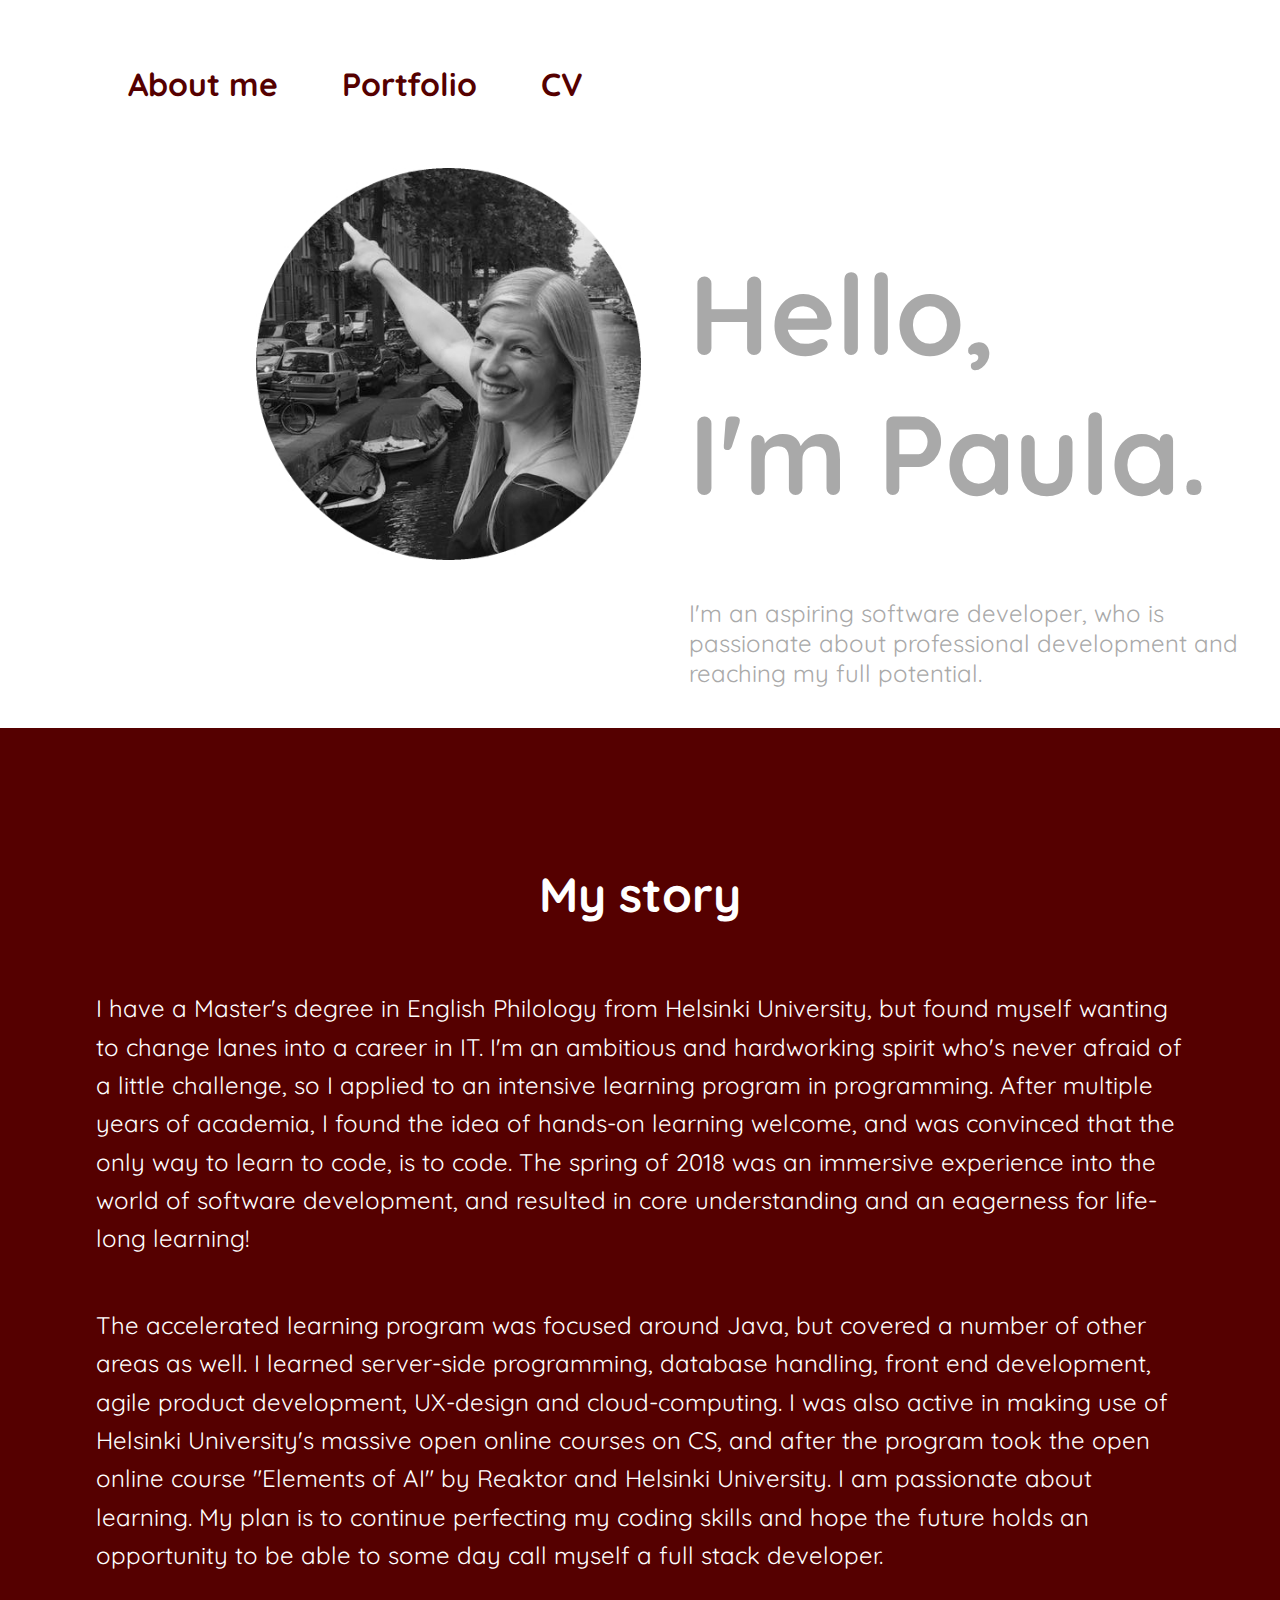
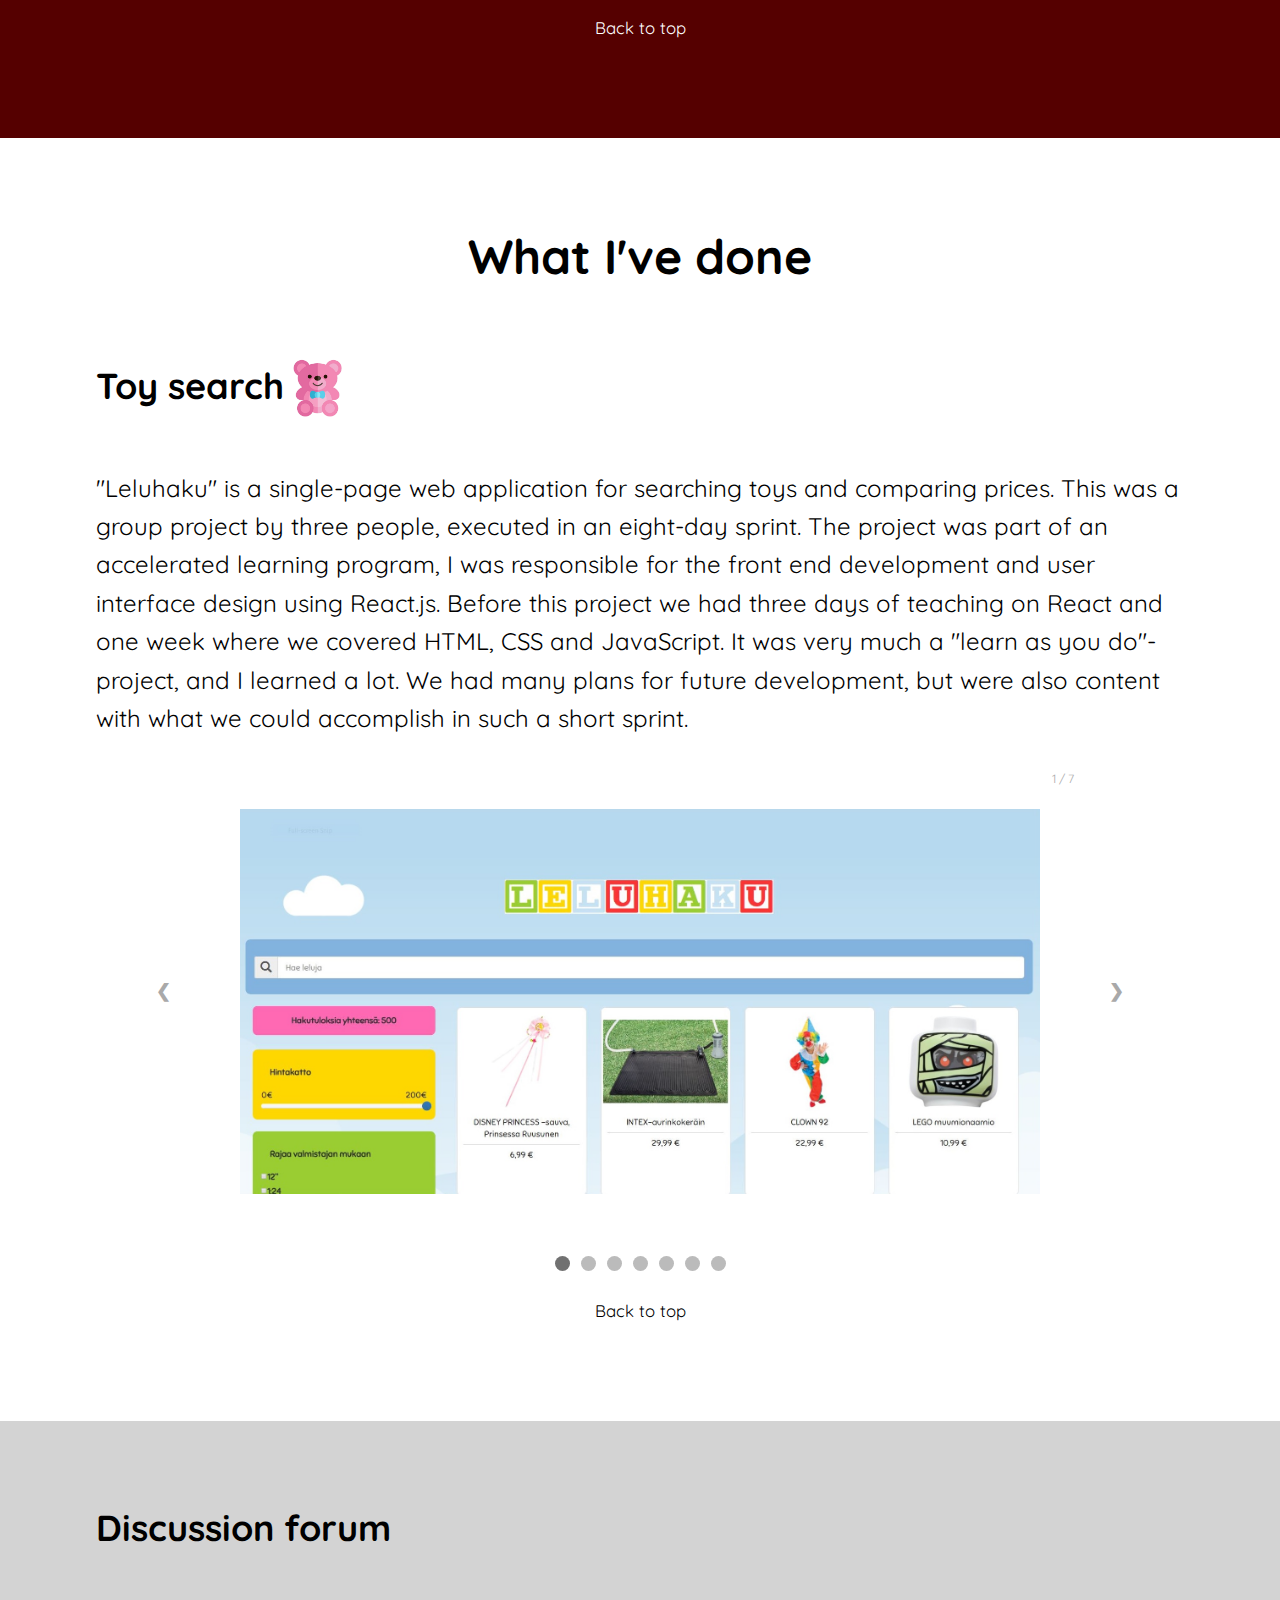
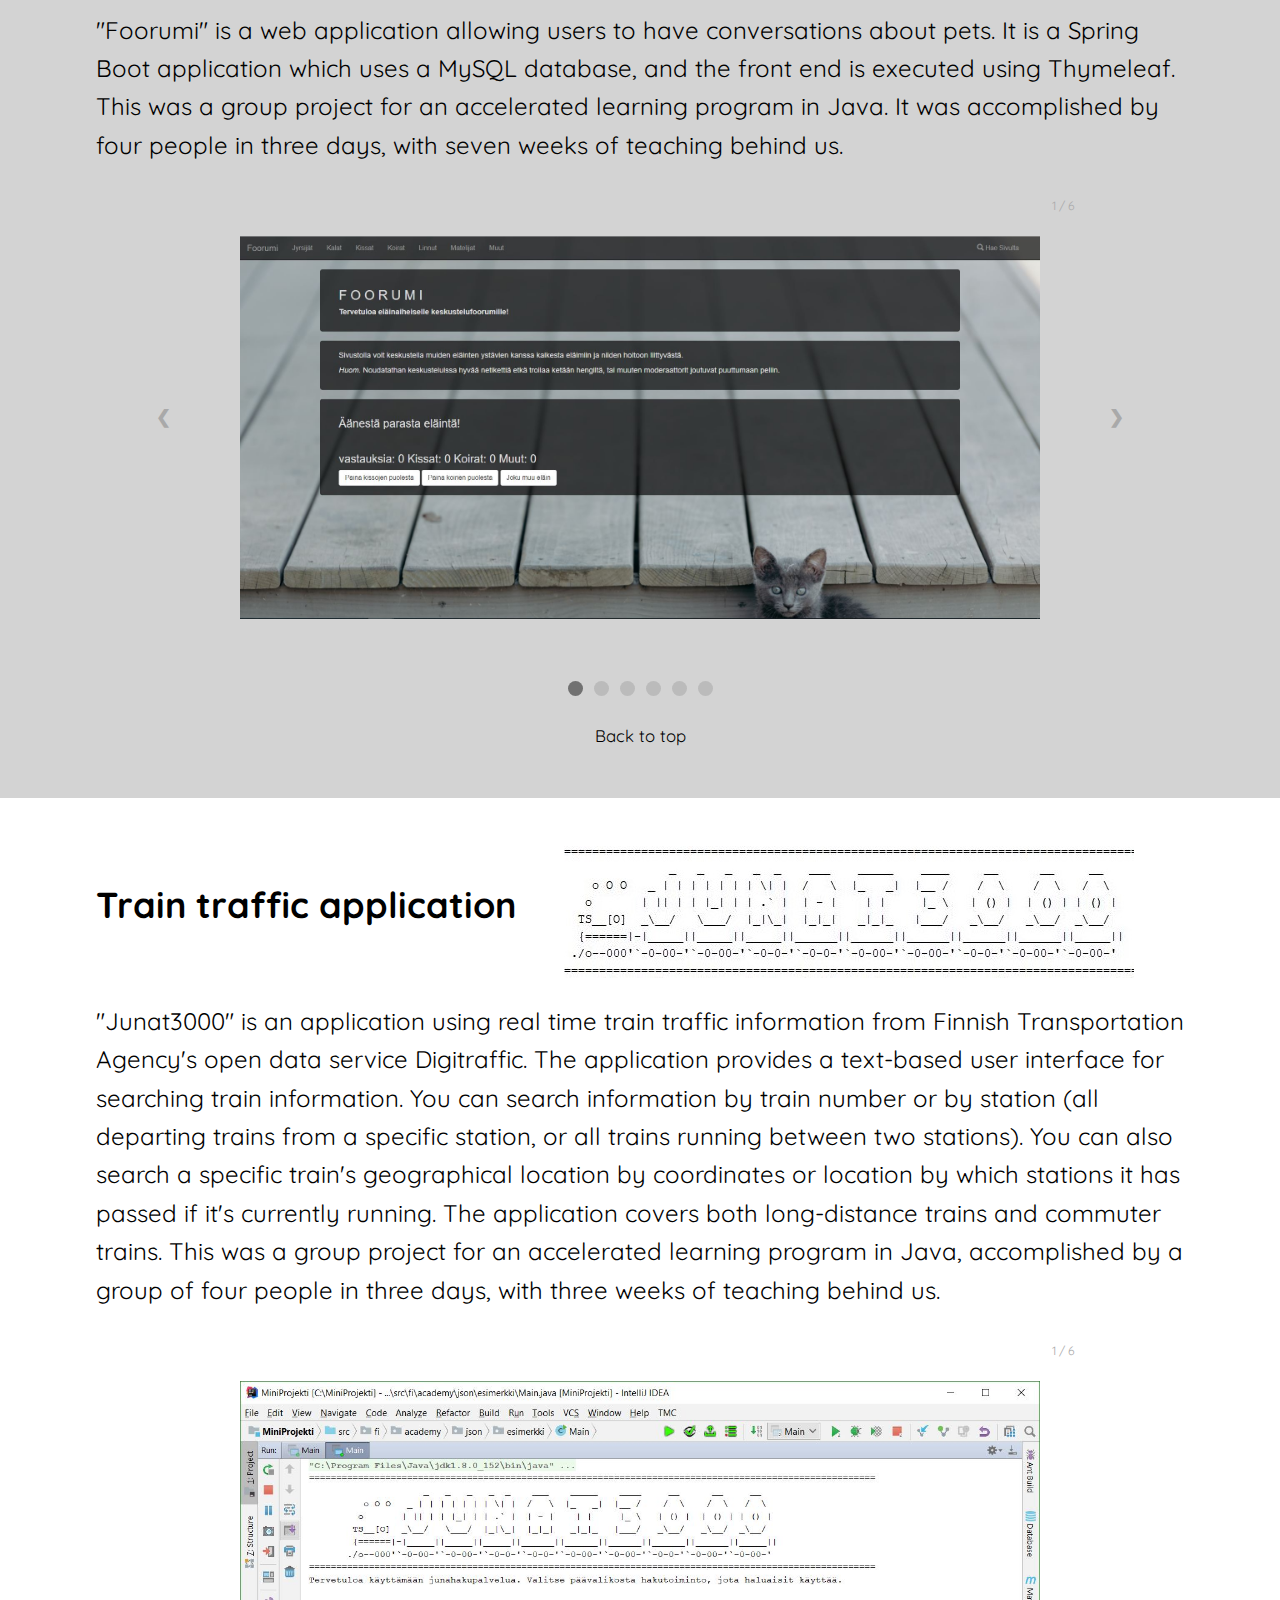
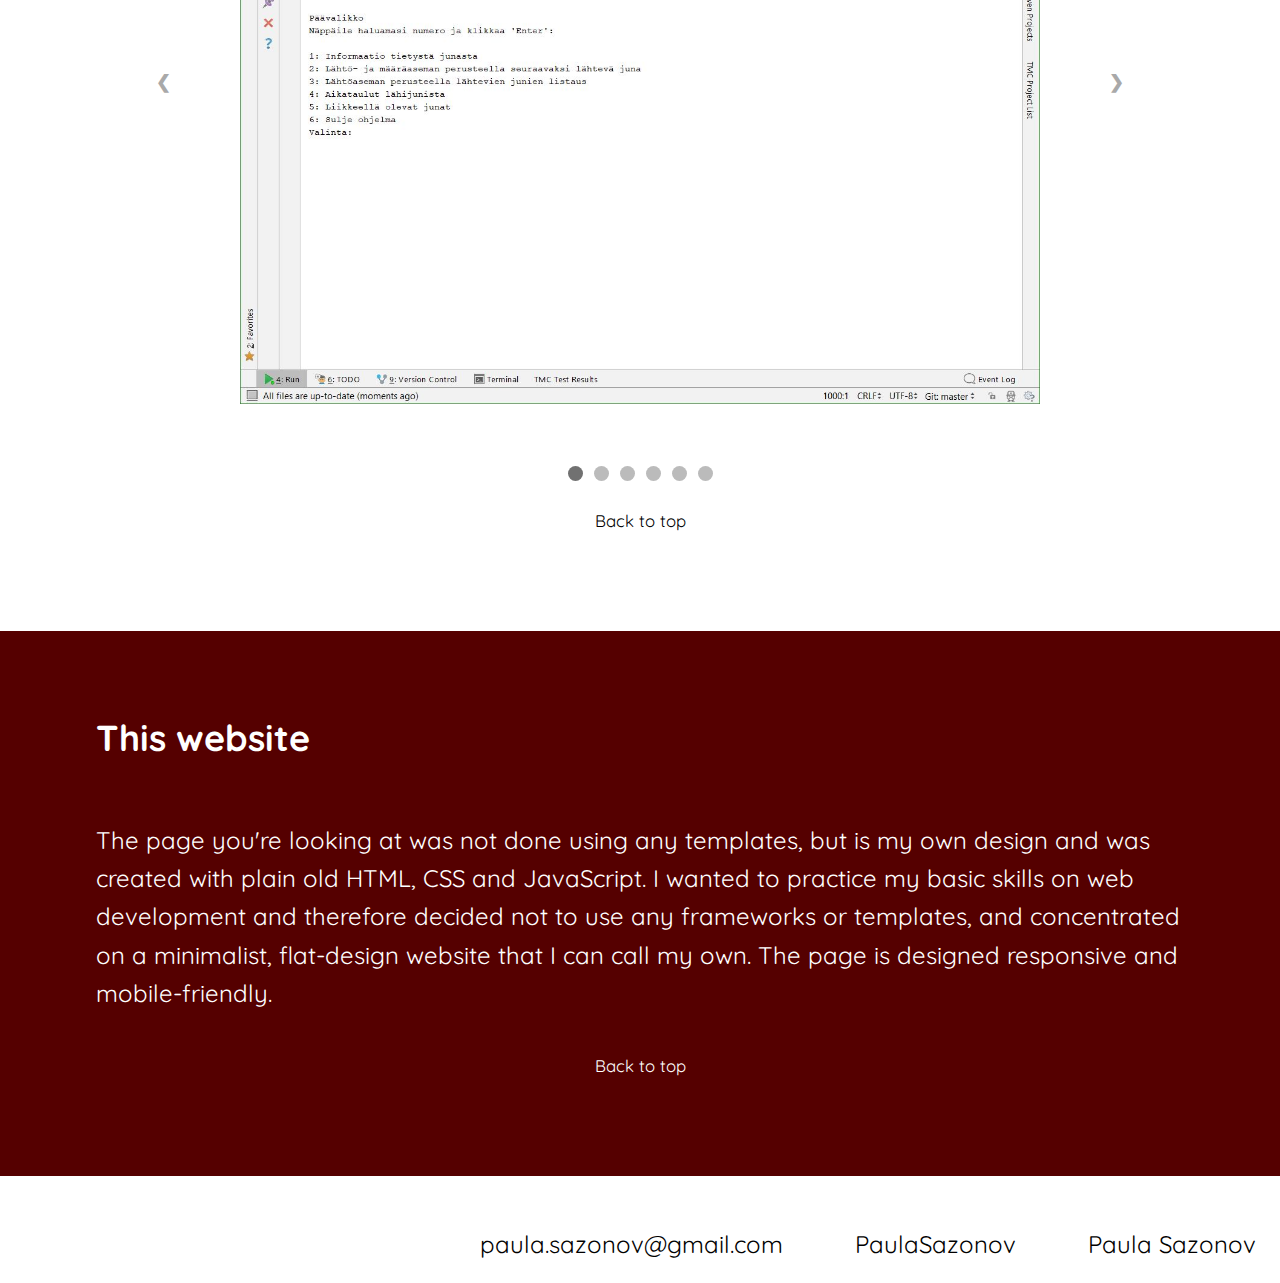
<file: index.html>
<!DOCTYPE HTML>
<html>

<head>
    <meta charset="utf-8" />
    <meta http-equiv="X-UA-Compatible" content="IE=edge">
    <title>Paula Sazonov</title>
    <meta name="viewport" content="width=device-width, initial-scale=1">
    <link href="https://fonts.googleapis.com/css?family=Quicksand" rel="stylesheet">
    <link rel="stylesheet" type="text/css" media="screen and (min-width: 1201px)" href="style.css" />
    <link rel="stylesheet" type="text/css" media="screen and (max-width: 600px)" href="mobile.css" />
    <link rel="stylesheet" type="text/css" media="screen and (min-width: 601px) and (max-width: 1200px)" href="mediumscreen.css"
    />
    <link rel="stylesheet" href="https://use.fontawesome.com/releases/v5.0.13/css/all.css" integrity="sha384-DNOHZ68U8hZfKXOrtjWvjxusGo9WQnrNx2sqG0tfsghAvtVlRW3tvkXWZh58N9jp"
        crossorigin="anonymous">
    <script src="main.js" async></script>

</head>

<body>
    <div id="navbar">
        <a onclick="scrollToAbout()">About me</a>
        <a onclick="scrollToWorks()">Portfolio</a>
        <a href="https://app.cinode.com/academicwork/resume/44248/junior-java-programmer">CV</a>
    </div>
    <div id="me">
        <img id="pic" src="images/picp.jpg">
        <div id="intro">
            <h1>Hello,
                <br> I'm Paula.</h1>
            <p>I'm an aspiring software developer, who is passionate about professional development and reaching my full potential.</p>
        </div>
    </div>
    <div id="whoami">

        <h1>My story</h1>
        <p>I have a Master's degree in English Philology from Helsinki University, but found myself wanting to change lanes
            into a career in IT. I'm an ambitious and hardworking spirit who's never afraid of a little challenge, so I applied
            to an intensive learning program in programming. After multiple years of academia, I found the idea of hands-on
            learning welcome, and was convinced that the only way to learn to code, is to code. The spring of 2018 was an
            immersive experience into the world of software development, and resulted in core understanding and an eagerness
            for life-long learning! </p>
        <p>The accelerated learning program was focused around Java, but covered a number of other areas as well. I learned
            server-side programming, database handling, front end development, agile product development, UX-design and cloud-computing.
            I was also active in making use of Helsinki University's massive open online courses on CS, and after the program
            took the open online course "Elements of AI" by Reaktor and Helsinki University. I am passionate about learning.
            My plan is to continue perfecting my coding skills and hope the future holds an opportunity to be able to some
            day call myself a full stack developer.</p>
        <a class="linktotop" onclick="scrollToTop()">Back to top</a>
    </div>
    <div id="works">

        <h1>What I've done</h1>
        <div id="toysearch">
            <div id="tshead">
                <h2>Toy search</h2>
                <img id="logo" src="images/toy.png" alt="logo">
            </div>
            <div>
                <p>"Leluhaku" is a single-page web application for searching toys and comparing prices. This was a group project
                    by three people, executed in an eight-day sprint. The project was part of an accelerated learning program,
                    I was responsible for the front end development and user interface design using React.js. Before this
                    project we had three days of teaching on React and one week where we covered HTML, CSS and JavaScript.
                    It was very much a "learn as you do"-project, and I learned a lot. We had many plans for future development,
                    but were also content with what we could accomplish in such a short sprint.</p>
            </div>
            <div class="slideshow-container">

                <div class="mySlides fade">
                    <div class="numbertext">1 / 7</div>
                    <img src="images/project.JPG" style="width:100%">
                </div>

                <div class="mySlides fade">
                    <div class="numbertext">2 / 7</div>
                    <img src="images/project2.JPG" style="width:100%">
                </div>

                <div class="mySlides fade">
                    <div class="numbertext">3 / 7</div>
                    <img src="images/project3.JPG" style="width:100%">
                </div>
                <div class="mySlides fade">
                    <div class="numbertext">4 / 7</div>
                    <img src="images/project4.JPG" style="width:100%">
                </div>

                <div class="mySlides fade">
                    <div class="numbertext">5 / 7</div>
                    <img src="images/project5.JPG" style="width:100%">
                </div>

                <div class="mySlides fade">
                    <div class="numbertext">6 / 7</div>
                    <img src="images/project6.JPG" style="width:100%">
                </div>
                <div class="mySlides fade">
                    <div class="numbertext">7 / 7</div>
                    <img src="images/stack.JPG" style="width:100%">
                </div>

                <a class="prev" onclick="plusToySlides('dot', 'mySlides', -1)">&#10094;</a>
                <a class="next" onclick="plusToySlides('dot', 'mySlides', 1)">&#10095;</a>
            </div>
            <br>

            <div style="text-align:center">
                <span class="dot" onclick="currentToySlide('dot', 'mySlides', 1)"></span>
                <span class="dot" onclick="currentToySlide('dot', 'mySlides', 2)"></span>
                <span class="dot" onclick="currentToySlide('dot', 'mySlides', 3)"></span>
                <span class="dot" onclick="currentToySlide('dot', 'mySlides', 4)"></span>
                <span class="dot" onclick="currentToySlide('dot', 'mySlides', 5)"></span>
                <span class="dot" onclick="currentToySlide('dot', 'mySlides', 6)"></span>
                <span class="dot" onclick="currentToySlide('dot', 'mySlides', 7)"></span>
            </div>
            <a class="linktotop" onclick="scrollToTop()">Back to top</a>
        </div>
        <div id="forum">
            <h2>Discussion forum</h2>
            <p>"Foorumi" is a web application allowing users to have conversations about pets. It is a Spring Boot application
                which uses a MySQL database, and the front end is executed using Thymeleaf. This was a group project for
                an accelerated learning program in Java. It was accomplished by four people in three days, with seven weeks
                of teaching behind us.</p>
            <div class="slideshow-container">

                <div class="mySlides2 fade">
                    <div class="numbertext2">1 / 6</div>
                    <img src="images/forumhome.JPG" style="width:100%">
                </div>

                <div class="mySlides2 fade">
                    <div class="numbertext2">2 / 6</div>
                    <img src="images/forum1.JPG" style="width:100%">
                </div>

                <div class="mySlides2 fade">
                    <div class="numbertext2">3 / 6</div>
                    <img src="images/forum2.JPG" style="width:100%">
                </div>
                <div class="mySlides2 fade">
                    <div class="numbertext2">4 / 6</div>
                    <img src="images/forum3.JPG" style="width:100%">
                </div>

                <div class="mySlides2 fade">
                    <div class="numbertext2">5 / 6</div>
                    <img src="images/forum5.JPG" style="width:100%">
                </div>

                <div class="mySlides2 fade">
                    <div class="numbertext2">6 / 6</div>
                    <img src="images/forum4.JPG" style="width:100%">
                </div>

                <a class="prev2" onclick="plusForumSlides('dot2', 'mySlides2', -1)">&#10094;</a>
                <a class="next2" onclick="plusForumSlides('dot2', 'mySlides2', 1)">&#10095;</a>
            </div>
            <br>

            <div style="text-align:center">
                <span class="dot2" onclick="currentForumSlide('dot2', 'mySlides2', 1)"></span>
                <span class="dot2" onclick="currentForumSlide('dot2', 'mySlides2', 2)"></span>
                <span class="dot2" onclick="currentForumSlide('dot2', 'mySlides2', 3)"></span>
                <span class="dot2" onclick="currentForumSlide('dot2', 'mySlides2', 4)"></span>
                <span class="dot2" onclick="currentForumSlide('dot2', 'mySlides2', 5)"></span>
                <span class="dot2" onclick="currentForumSlide('dot2', 'mySlides2', 6)"></span>
            </div>
            <a class="linktotop" onclick="scrollToTop()">Back to top</a>
        </div>
        <div id="trainapp">
            <div id="trainhead">
                <h2>Train traffic application</h2>
                <img id="train" src="images/asciilogo.JPG" alt="logo">
            </div>
            <p>
                "Junat3000" is an application using real time train traffic information from Finnish Transportation Agency's open data service
                Digitraffic. The application provides a text-based user interface for searching train information. You can
                search information by train number or by station (all departing trains from a specific station, or all trains
                running between two stations). You can also search a specific train's geographical location by coordinates
                or location by which stations it has passed if it's currently running. The application covers both long-distance
                trains and commuter trains. This was a group project for an accelerated learning program in Java, accomplished
                by a group of four people in three days, with three weeks of teaching behind us.</p>
            <div class="slideshow-container">

                <div class="mySlides3 fade">
                    <div class="numbertext3">1 / 6</div>
                    <img src="images/junahome.JPG" style="width:100%">
                </div>

                <div class="mySlides3 fade">
                    <div class="numbertext3">2 / 6</div>
                    <img src="images/junaw6.JPG" style="width:100%">
                </div>

                <div class="mySlides3 fade">
                    <div class="numbertext3">3 / 6</div>
                    <img src="images/junakoord.JPG" style="width:100%">
                </div>
                <div class="mySlides3 fade">
                    <div class="numbertext3">4 / 6</div>
                    <img src="images/junaw2.JPG" style="width:100%">
                </div>

                <div class="mySlides3 fade">
                    <div class="numbertext3">5 / 6</div>
                    <img src="images/junaw3.JPG" style="width:100%">
                </div>
                <div class="mySlides3 fade">
                    <div class="numbertext3">6 / 6</div>
                    <img src="images/junaw5.JPG" style="width:100%">
                </div>

                <a class="prev3" onclick="plusTrainSlides('dot3', 'mySlides3', -1)">&#10094;</a>
                <a class="next3" onclick="plusTrainSlides('dot3', 'mySlides3', 1)">&#10095;</a>
            </div>
            <br>

            <div style="text-align:center">
                <span class="dot3" onclick="currentTrainSlide('dot3', 'mySlides3', 1)"></span>
                <span class="dot3" onclick="currentTrainSlide('dot3', 'mySlides3', 2)"></span>
                <span class="dot3" onclick="currentTrainSlide('dot3', 'mySlides3', 3)"></span>
                <span class="dot3" onclick="currentTrainSlide('dot3', 'mySlides3', 4)"></span>
                <span class="dot3" onclick="currentTrainSlide('dot3', 'mySlides3', 5)"></span>
                <span class="dot3" onclick="currentTrainSlide('dot3', 'mySlides3', 6)"></span>

            </div>
            <a class="linktotop" onclick="scrollToTop()">Back to top</a>
        </div>
        <div id="closing">
            <h2>This website</h2>
            <p>The page you're looking at was not done using any templates, but is my own design and was created with plain
                old HTML, CSS and JavaScript. I wanted to practice my basic skills on web development and therefore decided
                not to use any frameworks or templates, and concentrated on a minimalist, flat-design website that I can
                call my own. The page is designed responsive and mobile-friendly.</p>
            <a class="linktotop" onclick="scrollToTop()">Back to top</a>
        </div>

    </div>
    <div id="footer">
        <div class="item">
            <i class="fab fa-linkedin"></i>
            <p>Paula Sazonov</p>
        </div>
        <div class="item">
            <i class="fab fa-github"></i>
            <p>PaulaSazonov</p>
        </div>
        <div class="item">
            <i class="fas fa-envelope"></i>
            <p>paula.sazonov@gmail.com</p>
        </div>

    </div>
</body>

</html>
</file>
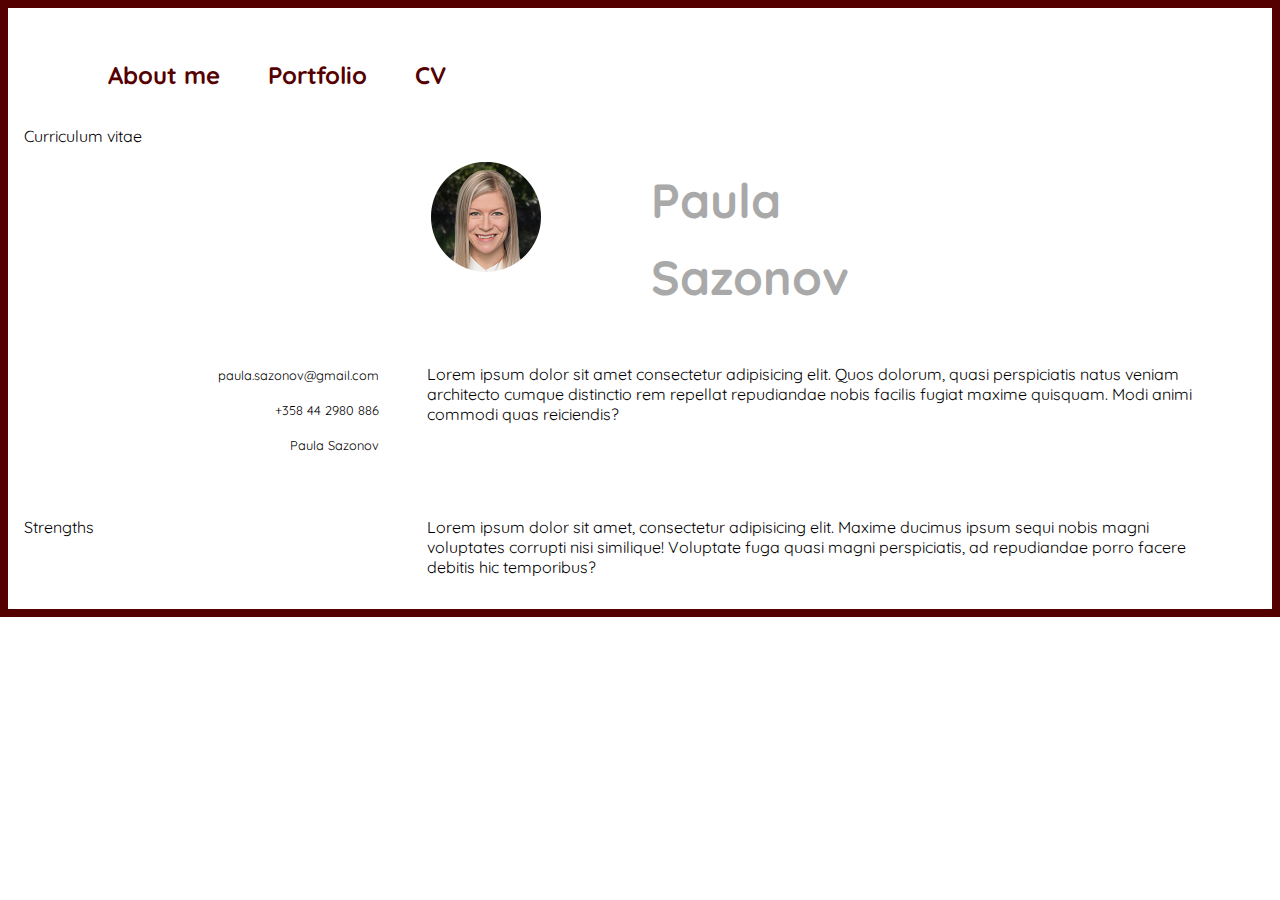
<file: cv.html>
<!DOCTYPE html>
<html>

<head>
    <meta charset="utf-8" />
    <meta http-equiv="X-UA-Compatible" content="IE=edge">
    <title>PS</title>
    <meta name="viewport" content="width=device-width, initial-scale=1">
    <link href="https://fonts.googleapis.com/css?family=Quicksand" rel="stylesheet">
    <!-- <link href="https://fonts.googleapis.com/css?family=Raleway" rel="stylesheet"> -->
    <link rel="stylesheet" href="https://use.fontawesome.com/releases/v5.0.13/css/all.css" integrity="sha384-DNOHZ68U8hZfKXOrtjWvjxusGo9WQnrNx2sqG0tfsghAvtVlRW3tvkXWZh58N9jp"
        crossorigin="anonymous">
    <link rel="stylesheet" type="text/css" media="screen" href="cv.css" />
</head>

<body>
    <div id="navbar">
        <a href="index.html#me">About me</a>
        <a href="index.html#works">Portfolio</a>
        <a href="cv.html">CV</a>

    </div>
    <p>Curriculum vitae</p>
    <div id="cvheader">
        <div id="photo">
            <img src="images/cv.png">
        </div>
        <div id="title">
            <h1>Paula<br/>Sazonov</h1>
        </div>
        
    </div>
    <div id="wrapper">
        <div id="info" >
            <div class="infoitem">
                    <div><i class="fas fa-envelope"></i></div>
                    <div>paula.sazonov@gmail.com</div>
            </div>
            <div class="infoitem">
                    <div><i class="fas fa-phone"></i></div>
                    <div>+358 44 2980 886</div>
            </div>
            <div class="infoitem">
                    <div><i class="fab fa-linkedin"></i></div>
                    <div>Paula Sazonov</div>
            </div>
            

        </div>
        <div class="grid-item">
            <p>Lorem ipsum dolor sit amet consectetur adipisicing elit. Quos dolorum, quasi perspiciatis natus veniam architecto
                cumque distinctio rem repellat repudiandae nobis facilis fugiat maxime quisquam. Modi animi commodi quas
                reiciendis?</p>
        </div>
        <div>
            <p>Strengths</p>
        </div>
        <div class="grid-item">
            <p>Lorem ipsum dolor sit amet, consectetur adipisicing elit. Maxime ducimus ipsum sequi nobis magni voluptates corrupti
                nisi similique! Voluptate fuga quasi magni perspiciatis, ad repudiandae porro facere debitis hic temporibus?</p>
        </div>
    </div>

</body>

</html>
</file>
<file: style.css>
body {
  font-family: "Quicksand", sans-serif;
  margin: 0%;
}
#navbar {
  display: flex;
  flex-direction: row;
  color: rgb(85, 0, 0);
  margin: 2em;
  font-weight: bold;
  font-size: 2em;
}
#navbar a {
  padding-left: 2em;
}
#navbar a:link, a:visited {
  color: rgb(85, 0, 0);
  text-decoration: none;
}
#navbar a:hover {
  cursor: pointer;
  text-decoration: underline;
}
#me {
  display: flex;
  flex-direction: row;
  justify-content: flex-end;
  height: 35em;
  margin-left: 20%;
}
#pic {
  height: 70%;
}
#me h1 {
  font-size: 7em;
  color: darkgray;
}
#me p {
  font-size: 1.5em;
  color: darkgray;
  flex-wrap: wrap;
}
#intro {
  padding-left: 3em;

}
#whoami {
  background-color: rgb(85, 0, 0);
  color: white;
  font-size: 1.5em;
  line-height: 1.6;
  padding: 4em;
  display: flex;
  flex-direction: column;
  align-content: center;
}
#whoami h1 {
  text-align: center;
  font-weight: bold;
}
.linktotop {
  text-align: center;
  font-size: 0.7em;
  padding-top: 1em
}
.linktotop:hover {
  text-decoration: underline;
  cursor: pointer;
}
#works {
  padding: 2em;
  padding-left: 4em;
  padding-right: 4em;
  font-size: 1.5em;
  line-height: 1.6;
  max-width: 100%;
}
#works h1 {
  text-align: center;
}
#toysearch {
  display: flex;
  flex-direction: column;
  justify-content: space-around;
}
#tshead {
  display: flex;
  flex-direction: row;
}
#logo {
  height: 3em;
  padding-top: 1em;
}

.slideshow-container {
  max-width: 1000px;
  margin: auto;
  position: relative;
  padding-top: 2em;
}

.mySlides,
.mySlides2,
.mySlides3 {
  display: none;
  padding-left: 10%;
  padding-right: 10%;
}

.prev,
.next,
.prev2,
.next2,
.prev3,
.next3 {
  cursor: pointer;
  position: absolute;
  top: 50%;
  width: auto;
  margin-top: -22px;
  padding: 16px;
  color: darkgray;
  font-weight: bold;
  font-size: 18px;
  transition: 0.6s ease;
  border-radius: 0 3px 3px 0;
}

.next,
.next2,
.next3 {
  right: 0;
  border-radius: 3px 0 0 3px;
}

.prev:hover,
.next:hover,
.prev2:hover,
.next2:hover,
.prev3:hover,
.next3:hover {
  background-color: rgba(0, 0, 0, 0.8);
}

.numbertext,
.numbertext2,
.numbertext3 {
  color: darkgray;
  font-size: 12px;
  padding: 8px 12px;
  position: absolute;
  left: 90%;
  top: 0;
}

.dot,
.dot2,
.dot3 {
  cursor: pointer;
  height: 15px;
  width: 15px;
  margin: 0 2px;
  background-color: #bbb;
  border-radius: 50%;
  display: inline-block;
  transition: background-color 0.6s ease;
}

.active,
.dot:hover {
  background-color: #717171;
}

.fade {
  -webkit-animation-name: fade;
  -webkit-animation-duration: 1.5s;
  animation-name: fade;
  animation-duration: 1.5s;
}

@-webkit-keyframes fade {
  from {
    opacity: 0.4;
  }
  to {
    opacity: 1;
  }
}

@keyframes fade {
  from {
    opacity: 0.4;
  }
  to {
    opacity: 1;
  }
}
#forum {
  background-color: lightgray;
  margin-top: 4em;
  margin-left: -4em;
  margin-right: -4em;
  padding-left: 4em;
  padding-right: 4em;
  padding-top: 2em;
  padding-bottom: 2em;
  display: flex;
  flex-direction: column;
  align-content: center;
}
#trainapp {
  padding-top: 2em;
  padding-bottom: 4em;
  display: flex;
  flex-direction: column;
  align-content: center;
}
#trainhead {
  display: flex;
  flex-direction: row;
}
#train {
  padding-left: 2em;
}
#closing {
  background-color: rgb(85, 0, 0);
  color: white;
  padding: 4em;
  padding-top: 2em;
  margin-left: -4em;
  margin-right: -4em;
  display: flex;
  flex-direction: column;
  align-content: center;
}
#footer {
  display: flex;
  flex-direction: row-reverse;
  align-items: flex-start;
  font-size: 1.5em;
}
#footer p {
  
  margin-top: -0.5em;
}
.item {
  display: flex;
  flex-direction: row;
  padding-left: 1em;
  padding-right: 1em;
  padding-top: 0.5em;
}
.item p {
  padding-left: 1em;
  padding-top: 0.2em;
}
</file>
<file: mobile.css>
body {
    font-family: "Quicksand", sans-serif;
  }
  #navbar {
    display: flex;
    flex-direction: row;
    justify-content: flex-start;
    align-content: center;
    color: rgb(85, 0, 0);
    font-weight: bold;
    font-size: 1em;
    padding-top: 1em;
    padding-bottom: 1em;
  }
  #navbar a {
    padding-left: 1em;
  }
  #navbar a:link, a:visited {
    color: rgb(85, 0, 0);
    text-decoration: none;
  }
  #navbar a:hover {
    cursor: pointer;
    text-decoration: underline;
  }
  #me {
    display: flex;
    flex-direction: row;
    justify-content: flex-start;
    padding-top: 10%;
  }
  #pic {
    max-width: 30%;
    object-fit: contain;
    align-self: center;
    padding-bottom: 15%;

  }
  #me h1 {
    font-size: 3em;
    color: darkgray;
  }
  #me p {
    font-size: 0.8em;
    color: black;
    padding-bottom: 15%;
    margin-top: -1em;
    margin-left: -2.5em;
    
  }
  #intro {
    padding-left: 1em;
  
  }
  #whoami {
    background-color: rgb(85, 0, 0);
    background-size: cover;
    color: white;
    font-size: 1em;
    line-height: 1.6;
    padding: 1.5em;
    display: flex;
    flex-direction: column;
    align-content: center;
    margin-left: -0.5em;
    margin-right: -2em;
  }
  #whoami h1 {
    text-align: center;
    font-weight: bold;
    font-size: 2em;

  }
  .linktotop {
    text-align: center;
    font-size: 0.7em;
    padding-top: 1em
  }
  .linktotop:hover {
    text-decoration: underline;
    cursor: pointer;
  }
  #works {
    padding: 1em;
    font-size: 1em;
    line-height: 1.6;
    max-width: 100%;
  }
  #works h1 {
    text-align: center;
  }
  #toysearch {
    display: flex;
    flex-direction: column;
    justify-content: space-around;
  }
  #tshead {
    display: flex;
    flex-direction: row;
  }
  #logo {
    height: 3em;
    padding-top: 1em;
  }
  
  .slideshow-container {
    max-width: 1000px;
    margin: auto;
    position: relative;
    padding-top: 2em;
  }
  
  .mySlides,
  .mySlides2,
  .mySlides3 {
    display: none;
    padding-left: 10%;
    padding-right: 10%;
  }
  
  .prev,
  .next,
  .prev2,
  .next2,
  .prev3,
  .next3 {
    cursor: pointer;
    position: absolute;
    top: 50%;
    width: auto;
    margin-top: -22px;
    padding: 16px;
    color: darkgray;
    font-weight: bold;
    font-size: 18px;
    transition: 0.6s ease;
    border-radius: 0 3px 3px 0;
  }
  
  .next,
  .next2,
  .next3 {
    right: 0;
    border-radius: 3px 0 0 3px;
  }
  
  .prev:hover,
  .next:hover,
  .prev2:hover,
  .next2:hover,
  .prev3:hover,
  .next3:hover {
    background-color: rgba(0, 0, 0, 0.8);
  }
   
  .numbertext,
  .numbertext2,
  .numbertext3 {
    color: darkgray;
    font-size: 12px;
    padding: 8px 12px;
    position: absolute;
    left: 90%;
    top: 0;
  }
  
  .dot,
  .dot2,
  .dot3 {
    cursor: pointer;
    height: 15px;
    width: 15px;
    margin: 0 2px;
    background-color: #bbb;
    border-radius: 50%;
    display: inline-block;
    transition: background-color 0.6s ease;
  }
  
  .active,
  .dot:hover {
    background-color: #717171;
  }
  
  .fade {
    -webkit-animation-name: fade;
    -webkit-animation-duration: 1.5s;
    animation-name: fade;
    animation-duration: 1.5s;
  }
  
  @-webkit-keyframes fade {
    from {
      opacity: 0.4;
    }
    to {
      opacity: 1;
    }
  }
  
  @keyframes fade {
    from {
      opacity: 0.4;
    }
    to {
      opacity: 1;
    }
  }
  #forum {
    background-color: lightgray;
    margin-top: 4em;
    margin-left: -4em;
    margin-right: -4em;
    padding-left: 4em;
    padding-right: 4em;
    padding-top: 2em;
    padding-bottom: 2em;
    display: flex;
    flex-direction: column;
    align-content: center;
  }
  #trainapp {
    padding-top: 2em;
    padding-bottom: 2em;
    display: flex;
    flex-direction: column;
    align-content: center;
  }
  #trainhead {
    display: flex;
    flex-direction: row;
  }
  #train {
    padding-left: 2em;
    max-width: 50%;
    object-fit: contain;
  }
  #closing {
    background-color: rgb(85, 0, 0);
    color: white;
    padding: 2em;
    margin-left: -1.5em;
    margin-right: -3em;
    display: flex;
    flex-direction: column;
    align-content: center;
  }
  #footer {
    display: flex;
    flex-direction: row-reverse;
    align-items: flex-end;
    justify-items: flex-end;
  }
  #footer p {
    font-size: 0.5em;
    margin-top: -0.2em;
  }
  .item {
    display: flex;
    flex-direction: row;
    padding-left: 1em;
    padding-top: 0.5em;
  }
  .item p {
    padding-left: 1em;
    padding-top: 0.2em;
  }
</file>
<file: mediumscreen.css>
body {
    font-family: "Quicksand", sans-serif;
    margin: 0%;
  }
  #navbar {
    display: flex;
    flex-direction: row;
    color: rgb(85, 0, 0);
    margin: 2em;
    font-weight: bold;
    font-size: 2em;
  }
  #navbar a {
    padding-left: 2em;
  }
  #navbar a:link, a:visited {
    color: rgb(85, 0, 0);
    text-decoration: none;
  }
  #navbar a:hover {
    cursor: pointer;
    text-decoration: underline;
  }
  #me {
    display: flex;
    flex-direction: row;
    justify-content: flex-end;
    margin-left: 7%;
  }
  #pic {
    max-width: 40%;
    object-fit: contain;
    align-self: center;
    padding-bottom: 15%;
  }
  #me h1 {
    font-size: 5em;
    color: darkgray;
  }
  #me p {
    font-size: 1.5em;
    color: darkgray;
    margin-left: -7%;
  }
  #intro {
    padding-left: 1.5em;
  
  }
  #whoami {
    background-color: rgb(85, 0, 0);
    color: white;
    font-size: 1.5em;
    line-height: 1.6;
    padding: 4em;
    display: flex;
    flex-direction: column;
    align-content: center;
  }
  #whoami h1 {
    text-align: center;
    font-weight: bold;
  }
  .linktotop {
    text-align: center;
    font-size: 0.7em;
    padding-top: 1em
  }
  .linktotop:hover {
    text-decoration: underline;
    cursor: pointer;
  }
  #works {
    padding: 4em;
    padding-bottom: 1em;
    font-size: 1.5em;
    line-height: 1.6;
    max-width: 100%;
  }
  #works h1 {
    text-align: center;
  }
  #toysearch {
    display: flex;
    flex-direction: column;
    justify-content: space-around;
  }
  #tshead {
    display: flex;
    flex-direction: row;
  }
  #logo {
    height: 3em;
    padding-top: 1em;
  }
  
  .slideshow-container {
    max-width: 1000px;
    margin: auto;
    position: relative;
    padding-top: 2em;
  }
  
  .mySlides,
  .mySlides2,
  .mySlides3 {
    display: none;
    padding-left: 10%;
    padding-right: 10%;
  }
  
  .prev,
  .next,
  .prev2,
  .next2,
  .prev3,
  .next3 {
    cursor: pointer;
    position: absolute;
    top: 50%;
    width: auto;
    margin-top: -22px;
    padding: 16px;
    color: darkgray;
    font-weight: bold;
    font-size: 18px;
    transition: 0.6s ease;
    border-radius: 0 3px 3px 0;
  }
  
  .next,
  .next2,
  .next3 {
    right: 0;
    border-radius: 3px 0 0 3px;
  }
  
  .prev:hover,
  .next:hover,
  .prev2:hover,
  .next2:hover,
  .prev3:hover,
  .next3:hover {
    background-color: rgba(0, 0, 0, 0.8);
  }
  
  .numbertext,
  .numbertext2,
  .numbertext3 {
    color: darkgray;
    font-size: 12px;
    padding: 8px 12px;
    position: absolute;
    left: 90%;
    top: 0;
  }
  
  .dot,
  .dot2,
  .dot3 {
    cursor: pointer;
    height: 15px;
    width: 15px;
    margin: 0 2px;
    background-color: #bbb;
    border-radius: 50%;
    display: inline-block;
    transition: background-color 0.6s ease;
  }
  
  .active,
  .dot:hover {
    background-color: #717171;
  }
  
  .fade {
    -webkit-animation-name: fade;
    -webkit-animation-duration: 1.5s;
    animation-name: fade;
    animation-duration: 1.5s;
  }
  
  @-webkit-keyframes fade {
    from {
      opacity: 0.4;
    }
    to {
      opacity: 1;
    }
  }
  
  @keyframes fade {
    from {
      opacity: 0.4;
    }
    to {
      opacity: 1;
    }
  }
  #forum {
    background-color: lightgray;
    margin-top: 4em;
    margin-left: -4em;
    margin-right: -4em;
    padding-left: 4em;
    padding-right: 4em;
    padding-top: 2em;
    padding-bottom: 2em;
    display: flex;
    flex-direction: column;
    align-content: center;
  }
  #trainapp {
    padding-top: 2em;
    padding-bottom: 4em;
    display: flex;
    flex-direction: column;
    align-content: center;
  }
  #trainhead {
    display: flex;
    flex-direction: row;
  }
  #train {
    padding-left: 2em;
    max-width: 50%;
    object-fit: contain;
  }
  #closing {
    background-color: rgb(85, 0, 0);
    color: white;
    padding: 4em;
    margin-left: -4em;
    margin-right: -4em;
    display: flex;
    flex-direction: column;
    align-content: center;
  }
  #footer {
    display: flex;
    flex-direction: row-reverse;
    align-items: center;
  }
  #footer p {
    font-size: 1em;
    margin-top: -0.5em;
  }
  .item {
    display: flex;
    flex-direction: row;
    padding-left: 1em;
    padding-right: 1em;
    padding-top: 0.5em;
  }
  .item p {
    padding-left: 1em;
    padding-top: 0.2em;
  }
</file>
<file: cv.css>
body {
  font-family: "Quicksand", sans-serif;
  /* font-family: "Raleway", sans-serif; */
  border: solid rgb(85, 0, 0) 0.5em;
  margin: 0%;
  padding: 1em;

}
#navbar {
  display: flex;
  flex-direction: row;
  color: rgb(85, 0, 0);
  margin: 1.5em;
  font-weight: bold;
  font-size: 1.5em;
}
#navbar a {
  padding-left: 2em;
}
#navbar a:link,
a:visited {
  color: rgb(85, 0, 0);
  text-decoration: none;
}
#navbar a:hover {
  cursor: pointer;
  text-decoration: underline;
}
#cvheader {
  display: flex;
  flex-direction: row;
  justify-content: center;
}
#photo img {
    max-width: 50%;
    object-fit: cover;
}
#cvheader h1 {
    font-size: 300%;
    color: darkgray;
    margin-top: 0%;
    line-height: 1.6em;
    
}
#wrapper {
  display: grid;
  grid-template-columns: 3fr 7fr;
  grid-gap: 3em;
}
.grid-item {
  padding-right: 2em;
}
.infoitem {
  display: flex;
  flex-direction: row;
  justify-content: space-between;
  font-size: 0.8em;
  padding-top: 1.5em;
}
</file>
